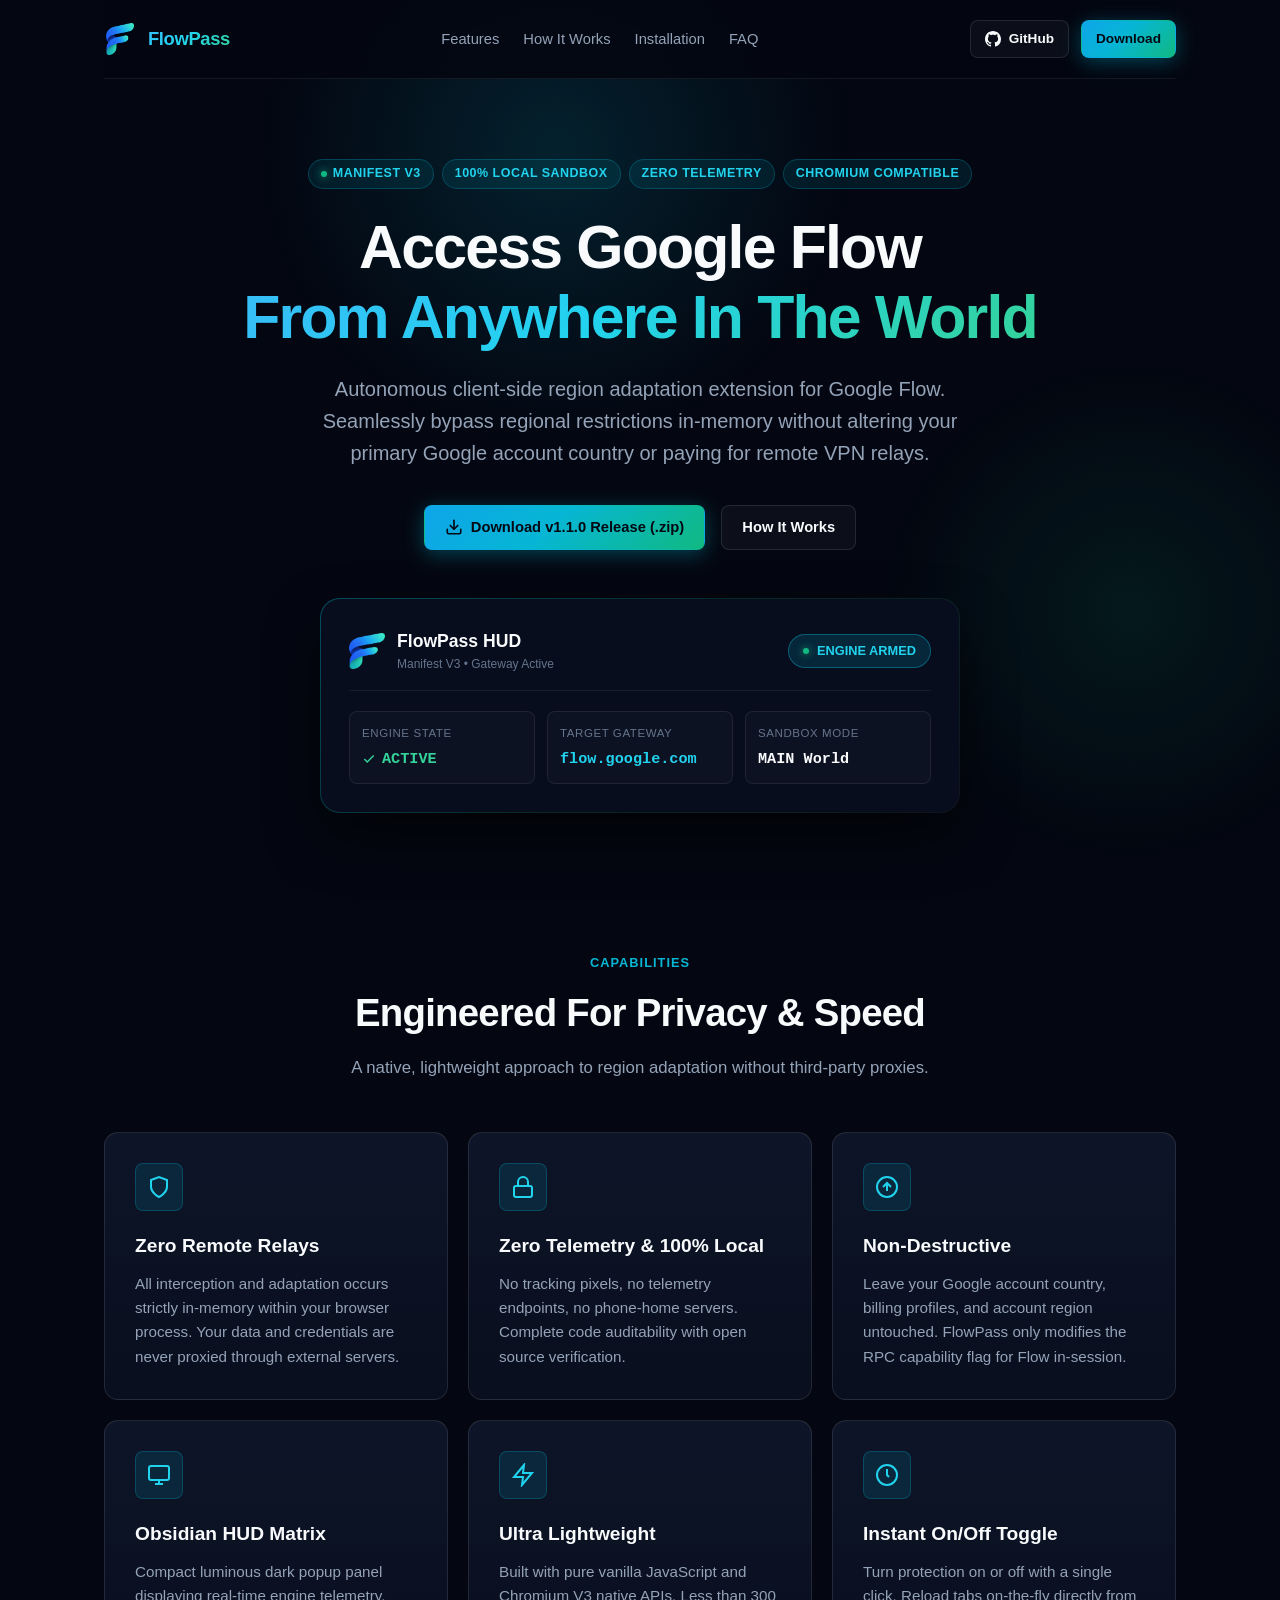
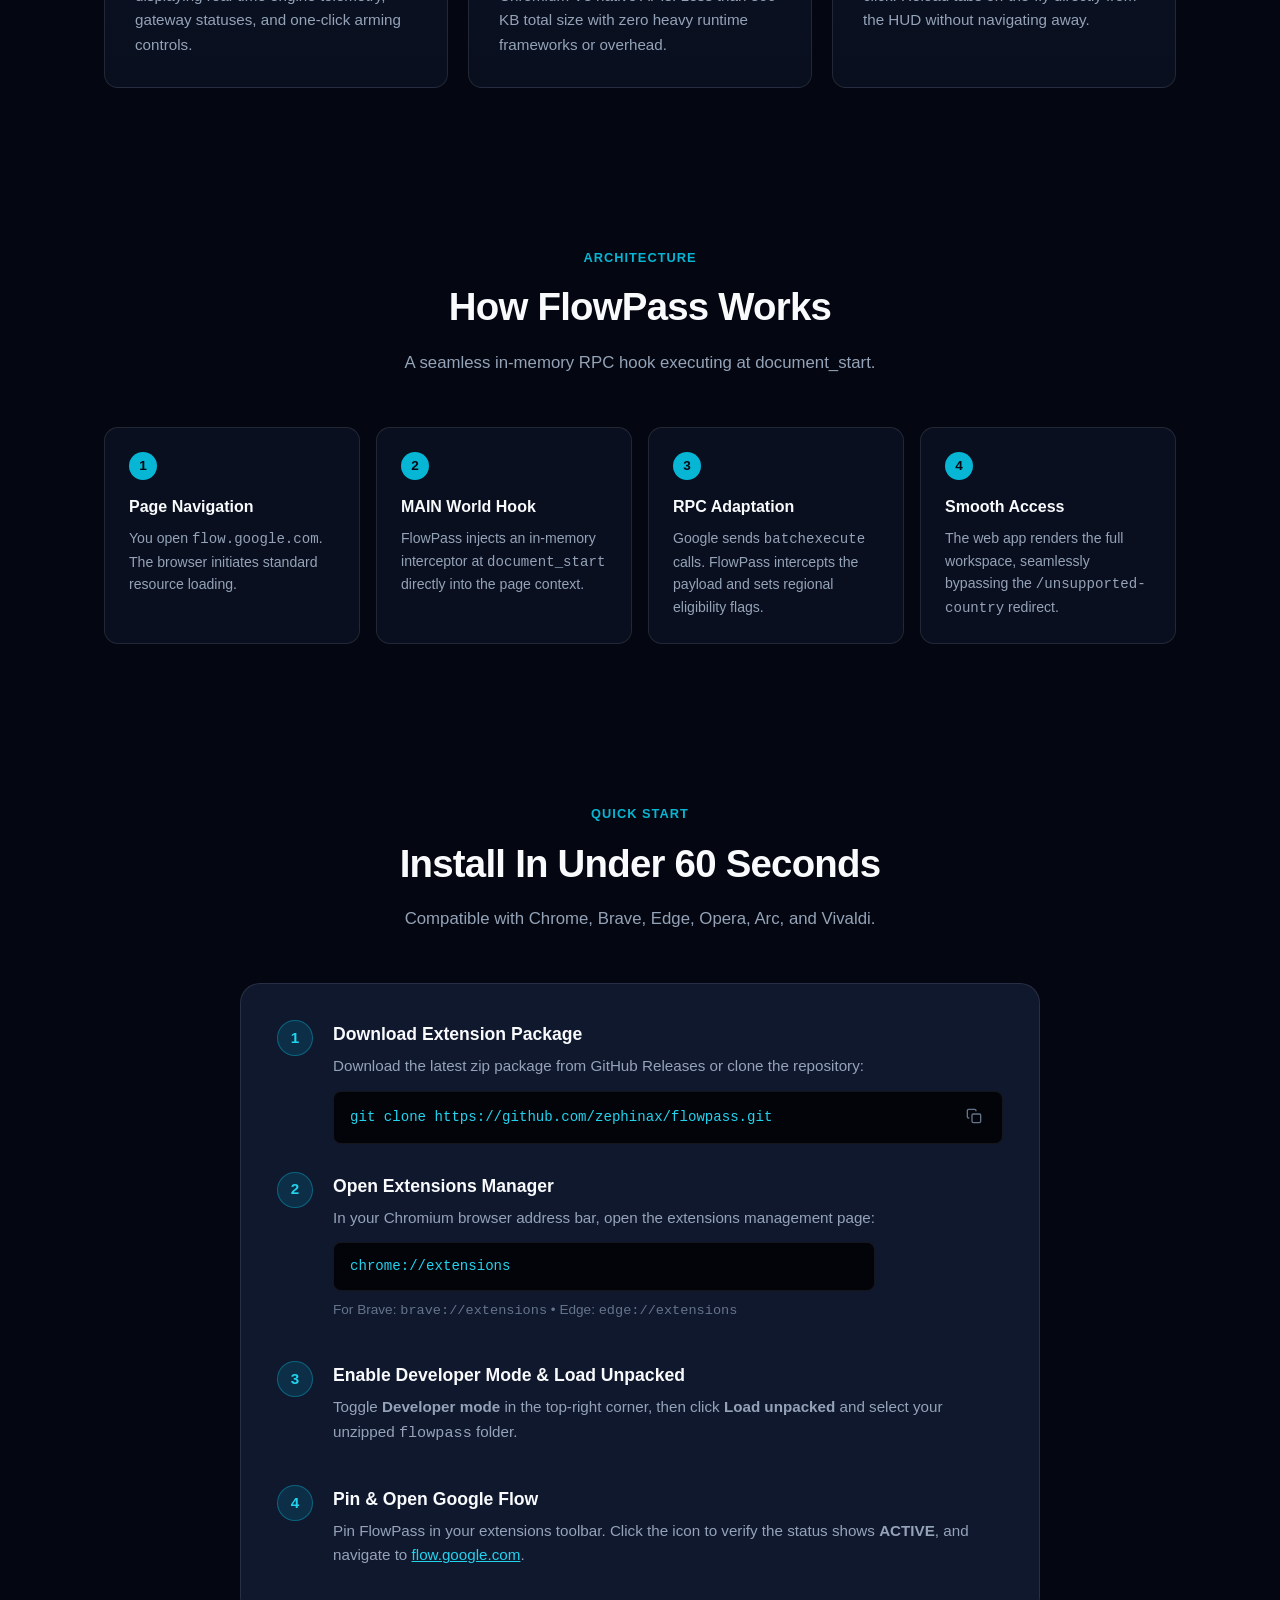
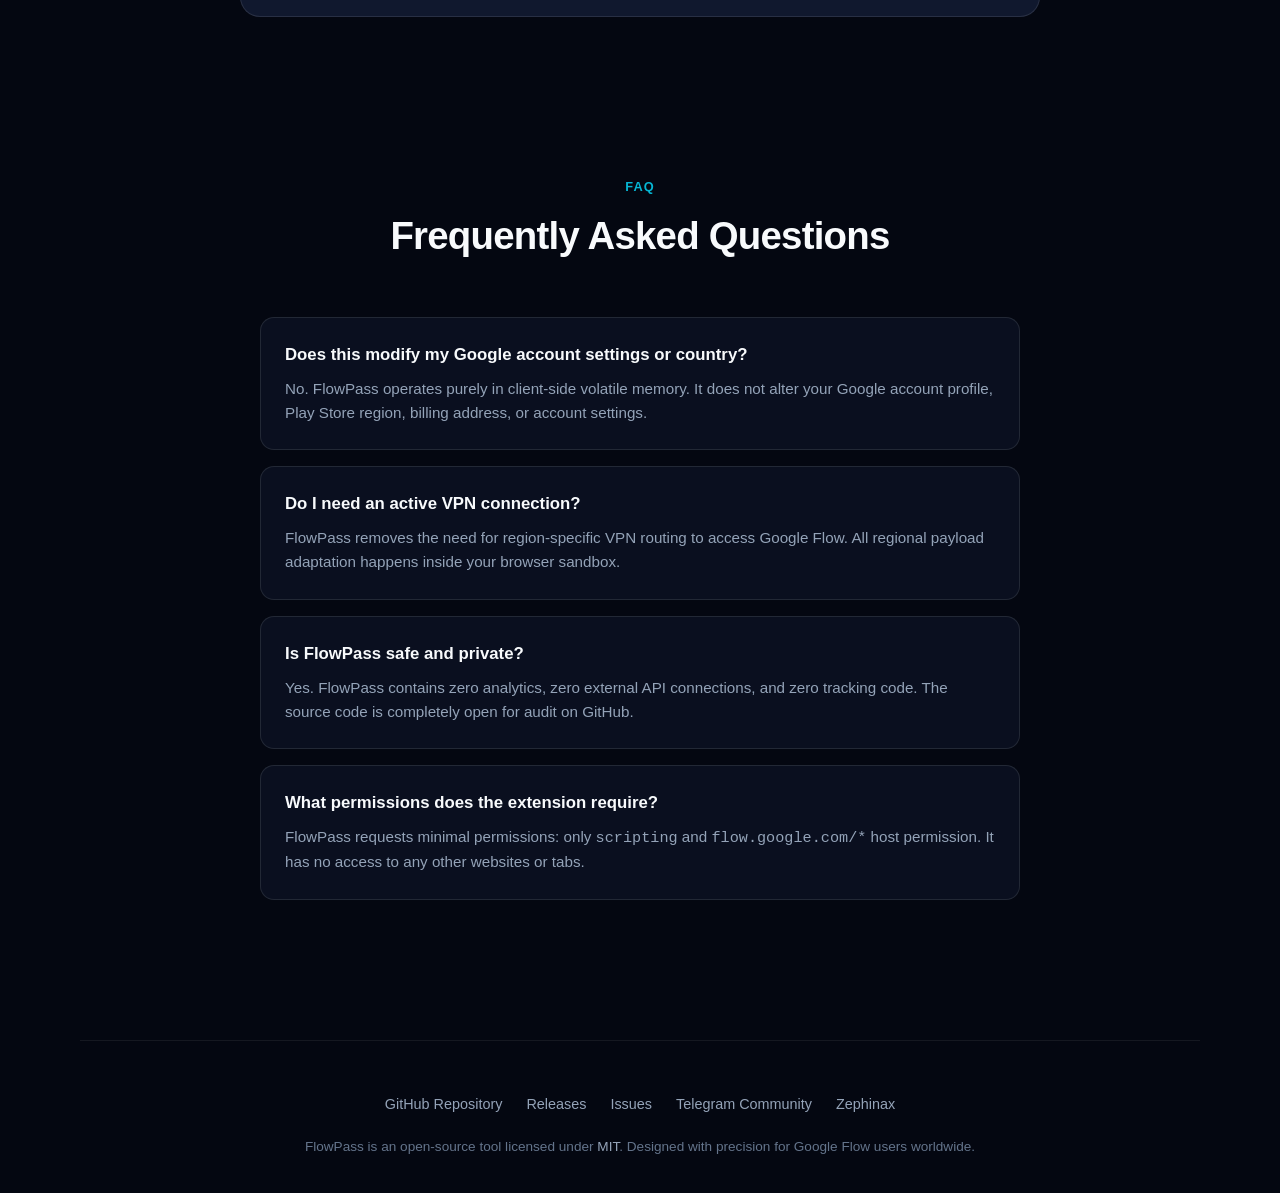
<file: index.html>
<!doctype html>
<html lang="en" dir="ltr">
<head>
  <meta charset="utf-8" />
  <meta name="viewport" content="width=device-width, initial-scale=1" />
  <meta name="color-scheme" content="dark" />
  <title>FlowPass — Autonomous Region Adaptation for Google Flow</title>
  <meta name="description" content="Seamlessly access Google Flow from anywhere without changing your account country, paying for VPNs, or proxying your traffic." />

  <!-- OpenGraph / Social -->
  <meta property="og:type" content="website" />
  <meta property="og:title" content="FlowPass — Autonomous Region Adaptation for Google Flow" />
  <meta property="og:description" content="Seamlessly access Google Flow from anywhere without changing your account region or using remote proxies." />
  <meta property="og:image" content="assets/icon.png" />
  <link rel="icon" type="image/png" sizes="32x32" href="assets/icon-32.png" />
  <link rel="icon" type="image/png" sizes="16x16" href="assets/icon-16.png" />

  <style>
    :root {
      --bg-page: #040711;
      --bg-surface: rgba(13, 19, 36, 0.75);
      --bg-surface-elevated: rgba(19, 28, 52, 0.85);
      --bg-surface-subtle: rgba(255, 255, 255, 0.035);
      --border-subtle: rgba(255, 255, 255, 0.07);
      --border-card: rgba(255, 255, 255, 0.1);
      --border-glow: rgba(6, 182, 212, 0.4);

      --text-main: #f8fafc;
      --text-muted: #94a3b8;
      --text-dim: #64748b;

      --cyan: #06b6d4;
      --cyan-bright: #22d3ee;
      --mint: #10b981;
      --mint-bright: #34d399;
      --indigo: #6366f1;

      --gradient-brand: linear-gradient(135deg, #0ea5e9 0%, #06b6d4 45%, #10b981 100%);
      --gradient-text: linear-gradient(135deg, #38bdf8 0%, #22d3ee 45%, #34d399 100%);
      --gradient-card: linear-gradient(180deg, rgba(20, 31, 56, 0.6) 0%, rgba(10, 16, 32, 0.85) 100%);

      --font-sans: -apple-system, BlinkMacSystemFont, "Segoe UI", Roboto, "Helvetica Neue", Arial, sans-serif;
      --font-mono: ui-monospace, SFMono-Regular, Menlo, Monaco, Consolas, "Liberation Mono", monospace;
      --radius-sm: 8px;
      --radius-md: 14px;
      --radius-lg: 20px;
      --radius-full: 9999px;
      --ease: cubic-bezier(0.16, 1, 0.3, 1);
    }

    *, *::before, *::after {
      box-sizing: border-box;
      margin: 0;
      padding: 0;
    }

    html {
      scroll-behavior: smooth;
      color-scheme: dark;
    }

    body {
      font-family: var(--font-sans);
      background-color: var(--bg-page);
      color: var(--text-main);
      line-height: 1.6;
      -webkit-font-smoothing: antialiased;
      overflow-x: hidden;
      position: relative;
    }

    /* Ambient background glows */
    body::before {
      content: "";
      position: fixed;
      top: -150px;
      left: 20%;
      width: 600px;
      height: 600px;
      background: radial-gradient(circle, rgba(6, 182, 212, 0.15) 0%, transparent 70%);
      pointer-events: none;
      z-index: 0;
    }

    body::after {
      content: "";
      position: fixed;
      top: 40%;
      right: -100px;
      width: 500px;
      height: 500px;
      background: radial-gradient(circle, rgba(16, 185, 129, 0.1) 0%, transparent 70%);
      pointer-events: none;
      z-index: 0;
    }

    .wrapper {
      position: relative;
      z-index: 1;
      max-width: 1120px;
      margin: 0 auto;
      padding: 0 24px;
    }

    /* Navigation */
    .nav {
      display: flex;
      align-items: center;
      justify-content: space-between;
      padding: 20px 0;
      border-bottom: 1px solid var(--border-subtle);
      backdrop-filter: blur(12px);
      -webkit-backdrop-filter: blur(12px);
      position: sticky;
      top: 0;
      background: rgba(4, 7, 17, 0.85);
      z-index: 50;
    }

    .nav-brand {
      display: flex;
      align-items: center;
      gap: 12px;
      text-decoration: none;
      color: inherit;
    }

    .nav-logo {
      width: 32px;
      height: 32px;
      object-fit: contain;
    }

    .nav-brand-text {
      font-size: 1.15rem;
      font-weight: 700;
      letter-spacing: -0.02em;
      background: var(--gradient-text);
      -webkit-background-clip: text;
      -webkit-text-fill-color: transparent;
    }

    .nav-links {
      display: flex;
      align-items: center;
      gap: 24px;
      list-style: none;
    }

    .nav-link {
      color: var(--text-muted);
      text-decoration: none;
      font-size: 0.92rem;
      font-weight: 500;
      transition: color 0.2s var(--ease);
    }

    .nav-link:hover {
      color: var(--text-main);
    }

    .btn {
      display: inline-flex;
      align-items: center;
      justify-content: center;
      gap: 8px;
      padding: 10px 20px;
      font-size: 0.92rem;
      font-weight: 600;
      border-radius: var(--radius-sm);
      text-decoration: none;
      cursor: pointer;
      transition: all 0.25s var(--ease);
      border: 1px solid transparent;
    }

    .btn-primary {
      background: var(--gradient-brand);
      color: #040813;
      box-shadow: 0 4px 20px rgba(6, 182, 212, 0.35);
    }

    .btn-primary:hover {
      transform: translateY(-2px);
      box-shadow: 0 6px 28px rgba(6, 182, 212, 0.55);
    }

    .btn-secondary {
      background: var(--bg-surface-subtle);
      color: var(--text-main);
      border-color: var(--border-card);
    }

    .btn-secondary:hover {
      background: rgba(255, 255, 255, 0.08);
      border-color: rgba(255, 255, 255, 0.2);
      transform: translateY(-2px);
    }

    .btn-sm {
      padding: 7px 14px;
      font-size: 0.85rem;
    }

    /* Hero Section */
    .hero {
      padding: 80px 0 60px;
      text-align: center;
    }

    .badge-row {
      display: flex;
      justify-content: center;
      flex-wrap: wrap;
      gap: 8px;
      margin-bottom: 24px;
    }

    .badge {
      display: inline-flex;
      align-items: center;
      gap: 6px;
      padding: 4px 12px;
      font-size: 0.78rem;
      font-weight: 600;
      letter-spacing: 0.04em;
      text-transform: uppercase;
      border-radius: var(--radius-full);
      background: rgba(6, 182, 212, 0.1);
      border: 1px solid rgba(6, 182, 212, 0.25);
      color: var(--cyan-bright);
    }

    .badge-dot {
      width: 6px;
      height: 6px;
      border-radius: 50%;
      background: var(--mint);
      box-shadow: 0 0 8px var(--mint);
      animation: pulse 2s infinite ease-in-out;
    }

    @keyframes pulse {
      0%, 100% { opacity: 0.6; transform: scale(1); }
      50% { opacity: 1; transform: scale(1.3); }
    }

    .hero-title {
      font-size: clamp(2.4rem, 5vw, 3.8rem);
      font-weight: 800;
      line-height: 1.15;
      letter-spacing: -0.03em;
      margin-bottom: 20px;
      max-width: 820px;
      margin-left: auto;
      margin-right: auto;
    }

    .hero-title-highlight {
      background: var(--gradient-text);
      -webkit-background-clip: text;
      -webkit-text-fill-color: transparent;
    }

    .hero-description {
      font-size: clamp(1.05rem, 2vw, 1.25rem);
      color: var(--text-muted);
      max-width: 680px;
      margin: 0 auto 36px;
      font-weight: 400;
    }

    .hero-actions {
      display: flex;
      align-items: center;
      justify-content: center;
      gap: 16px;
      flex-wrap: wrap;
      margin-bottom: 48px;
    }

    /* Live HUD Mockup Card */
    .hud-preview-wrapper {
      max-width: 640px;
      margin: 0 auto;
      padding: 1px;
      background: linear-gradient(135deg, rgba(6, 182, 212, 0.4), rgba(16, 185, 129, 0.2), rgba(255, 255, 255, 0.05));
      border-radius: var(--radius-lg);
      box-shadow: 0 24px 60px -10px rgba(0, 0, 0, 0.7);
    }

    .hud-preview {
      background: #080d1e;
      border-radius: calc(var(--radius-lg) - 1px);
      padding: 28px;
      text-align: left;
    }

    .hud-header {
      display: flex;
      align-items: center;
      justify-content: space-between;
      margin-bottom: 20px;
      padding-bottom: 16px;
      border-bottom: 1px solid var(--border-subtle);
    }

    .hud-title-group {
      display: flex;
      align-items: center;
      gap: 12px;
    }

    .hud-logo {
      width: 36px;
      height: 36px;
    }

    .hud-name {
      font-weight: 700;
      font-size: 1.1rem;
    }

    .hud-tag {
      font-size: 0.72rem;
      padding: 2px 8px;
      border-radius: 4px;
      background: rgba(16, 185, 129, 0.15);
      border: 1px solid rgba(16, 185, 129, 0.35);
      color: var(--mint-bright);
      font-weight: 700;
      letter-spacing: 0.05em;
    }

    .hud-toggle-pill {
      display: flex;
      align-items: center;
      gap: 8px;
      padding: 6px 14px;
      border-radius: var(--radius-full);
      background: rgba(6, 182, 212, 0.15);
      border: 1px solid rgba(6, 182, 212, 0.4);
      color: var(--cyan-bright);
      font-size: 0.8rem;
      font-weight: 600;
    }

    .hud-grid {
      display: grid;
      grid-template-columns: repeat(3, 1fr);
      gap: 12px;
    }

    .hud-cell {
      background: rgba(255, 255, 255, 0.025);
      border: 1px solid var(--border-subtle);
      border-radius: var(--radius-sm);
      padding: 12px;
    }

    .hud-cell-label {
      font-size: 0.72rem;
      color: var(--text-dim);
      text-transform: uppercase;
      letter-spacing: 0.05em;
      margin-bottom: 4px;
    }

    .hud-cell-val {
      font-size: 0.95rem;
      font-weight: 600;
      color: var(--text-main);
      font-family: var(--font-mono);
      display: flex;
      align-items: center;
      gap: 6px;
    }

    /* Section Styles */
    .section {
      padding: 80px 0;
    }

    .section-header {
      text-align: center;
      max-width: 640px;
      margin: 0 auto 50px;
    }

    .section-tag {
      font-size: 0.8rem;
      font-weight: 700;
      text-transform: uppercase;
      letter-spacing: 0.08em;
      color: var(--cyan);
      margin-bottom: 8px;
    }

    .section-title {
      font-size: clamp(1.8rem, 3.5vw, 2.4rem);
      font-weight: 800;
      letter-spacing: -0.02em;
      margin-bottom: 12px;
    }

    .section-subtitle {
      color: var(--text-muted);
      font-size: 1.05rem;
    }

    /* Feature Cards */
    .features-grid {
      display: grid;
      grid-template-columns: repeat(auto-fit, minmax(320px, 1fr));
      gap: 20px;
    }

    .feature-card {
      background: var(--gradient-card);
      border: 1px solid var(--border-card);
      border-radius: var(--radius-md);
      padding: 30px;
      position: relative;
      transition: all 0.3s var(--ease);
      overflow: hidden;
    }

    .feature-card:hover {
      transform: translateY(-4px);
      border-color: var(--border-glow);
      box-shadow: 0 16px 36px -8px rgba(6, 182, 212, 0.2);
    }

    .feature-icon-box {
      width: 48px;
      height: 48px;
      border-radius: var(--radius-sm);
      background: rgba(6, 182, 212, 0.12);
      border: 1px solid rgba(6, 182, 212, 0.25);
      display: flex;
      align-items: center;
      justify-content: center;
      margin-bottom: 20px;
      color: var(--cyan-bright);
    }

    .feature-title {
      font-size: 1.2rem;
      font-weight: 700;
      margin-bottom: 10px;
      color: var(--text-main);
    }

    .feature-desc {
      color: var(--text-muted);
      font-size: 0.95rem;
      line-height: 1.6;
    }

    /* Architecture / Flowchart */
    .flow-pipeline {
      display: grid;
      grid-template-columns: repeat(auto-fit, minmax(220px, 1fr));
      gap: 16px;
      margin-top: 30px;
      position: relative;
    }

    .flow-step {
      background: var(--bg-surface);
      border: 1px solid var(--border-card);
      border-radius: var(--radius-md);
      padding: 24px;
      position: relative;
    }

    .flow-step-num {
      width: 28px;
      height: 28px;
      border-radius: var(--radius-full);
      background: var(--cyan);
      color: #040813;
      font-weight: 700;
      font-size: 0.85rem;
      display: flex;
      align-items: center;
      justify-content: center;
      margin-bottom: 14px;
    }

    .flow-step-title {
      font-weight: 700;
      margin-bottom: 8px;
      font-size: 1rem;
    }

    .flow-step-text {
      font-size: 0.88rem;
      color: var(--text-muted);
    }

    /* Installation Steps */
    .install-box {
      background: var(--bg-surface-elevated);
      border: 1px solid var(--border-card);
      border-radius: var(--radius-lg);
      padding: 36px;
      max-width: 800px;
      margin: 0 auto;
    }

    .install-step {
      display: flex;
      gap: 20px;
      margin-bottom: 28px;
    }

    .install-step:last-child {
      margin-bottom: 0;
    }

    .step-marker {
      flex-shrink: 0;
      width: 36px;
      height: 36px;
      border-radius: var(--radius-full);
      background: rgba(6, 182, 212, 0.15);
      border: 1px solid rgba(6, 182, 212, 0.4);
      color: var(--cyan-bright);
      display: flex;
      align-items: center;
      justify-content: center;
      font-weight: 700;
      font-size: 0.95rem;
    }

    .step-content h3 {
      font-size: 1.1rem;
      font-weight: 700;
      margin-bottom: 6px;
    }

    .step-content p {
      color: var(--text-muted);
      font-size: 0.95rem;
      margin-bottom: 12px;
    }

    .code-block {
      background: #02040a;
      border: 1px solid var(--border-subtle);
      border-radius: var(--radius-sm);
      padding: 12px 16px;
      font-family: var(--font-mono);
      font-size: 0.88rem;
      color: var(--cyan-bright);
      display: flex;
      align-items: center;
      justify-content: space-between;
      overflow-x: auto;
    }

    .copy-btn {
      background: none;
      border: none;
      color: var(--text-dim);
      cursor: pointer;
      padding: 4px;
      transition: color 0.2s;
    }

    .copy-btn:hover {
      color: var(--text-main);
    }

    /* FAQ */
    .faq-grid {
      max-width: 760px;
      margin: 0 auto;
      display: flex;
      flex-direction: column;
      gap: 16px;
    }

    .faq-item {
      background: var(--bg-surface);
      border: 1px solid var(--border-card);
      border-radius: var(--radius-md);
      padding: 24px;
    }

    .faq-q {
      font-weight: 700;
      font-size: 1.05rem;
      margin-bottom: 8px;
      color: var(--text-main);
    }

    .faq-a {
      color: var(--text-muted);
      font-size: 0.95rem;
      line-height: 1.6;
    }

    /* Footer */
    .footer {
      border-top: 1px solid var(--border-subtle);
      padding: 50px 0 40px;
      text-align: center;
      margin-top: 60px;
    }

    .footer-links {
      display: flex;
      justify-content: center;
      gap: 24px;
      list-style: none;
      margin-bottom: 20px;
      flex-wrap: wrap;
    }

    .footer-link {
      color: var(--text-muted);
      text-decoration: none;
      font-size: 0.9rem;
      transition: color 0.2s;
    }

    .footer-link:hover {
      color: var(--cyan-bright);
    }

    .footer-credit {
      color: var(--text-dim);
      font-size: 0.85rem;
    }

    .footer-credit a {
      color: var(--text-muted);
      text-decoration: none;
    }

    .footer-credit a:hover {
      color: var(--text-main);
    }

    @media (max-width: 768px) {
      .nav-links {
        display: none;
      }
      .hud-grid {
        grid-template-columns: 1fr;
      }
      .install-step {
        flex-direction: column;
        gap: 12px;
      }
    }
  </style>
</head>
<body>

  <!-- Navigation -->
  <header class="wrapper">
    <nav class="nav">
      <a href="#" class="nav-brand">
        <img src="assets/icon.png" alt="FlowPass Logo" class="nav-logo" />
        <span class="nav-brand-text">FlowPass</span>
      </a>
      <ul class="nav-links">
        <li><a href="#features" class="nav-link">Features</a></li>
        <li><a href="#how-it-works" class="nav-link">How It Works</a></li>
        <li><a href="#installation" class="nav-link">Installation</a></li>
        <li><a href="#faq" class="nav-link">FAQ</a></li>
      </ul>
      <div style="display: flex; gap: 12px; align-items: center;">
        <a href="https://github.com/zephinax/flowpass" target="_blank" rel="noopener" class="btn btn-secondary btn-sm">
          <svg width="16" height="16" viewBox="0 0 24 24" fill="currentColor"><path d="M12 0C5.37 0 0 5.37 0 12c0 5.31 3.435 9.795 8.205 11.385.6.105.825-.255.825-.57 0-.285-.015-1.23-.015-2.235-3.015.555-3.795-.735-4.035-1.41-.135-.345-.72-1.41-1.23-1.695-.42-.225-1.02-.78-.015-.795.945-.015 1.62.87 1.845 1.23 1.08 1.815 2.805 1.305 3.495.99.105-.78.42-1.305.765-1.605-2.67-.3-5.46-1.335-5.46-5.925 0-1.305.465-2.385 1.23-3.225-.12-.3-.54-1.53.12-3.18 0 0 1.005-.315 3.3 1.23.96-.27 1.98-.405 3-.405s2.04.135 3 .405c2.295-1.56 3.3-1.23 3.3-1.23.66 1.65.24 2.88.12 3.18.765.84 1.23 1.905 1.23 3.225 0 4.605-2.805 5.625-5.475 5.925.435.375.81 1.095.81 2.22 0 1.605-.015 2.895-.015 3.3 0 .315.225.69.825.57A12.02 12.02 0 0024 12c0-6.63-5.37-12-12-12z"/></svg>
          GitHub
        </a>
        <a href="https://github.com/zephinax/flowpass/releases/latest" class="btn btn-primary btn-sm">
          Download
        </a>
      </div>
    </nav>
  </header>

  <!-- Main Content -->
  <main class="wrapper">
    <!-- Hero -->
    <section class="hero">
      <div class="badge-row">
        <div class="badge">
          <span class="badge-dot"></span>
          Manifest V3
        </div>
        <div class="badge">100% Local Sandbox</div>
        <div class="badge">Zero Telemetry</div>
        <div class="badge">Chromium Compatible</div>
      </div>

      <h1 class="hero-title">
        Access Google Flow <br />
        <span class="hero-title-highlight">From Anywhere In The World</span>
      </h1>

      <p class="hero-description">
        Autonomous client-side region adaptation extension for Google Flow. Seamlessly bypass regional restrictions in-memory without altering your primary Google account country or paying for remote VPN relays.
      </p>

      <div class="hero-actions">
        <a href="https://github.com/zephinax/flowpass/releases/latest" class="btn btn-primary">
          <svg width="18" height="18" viewBox="0 0 24 24" fill="none" stroke="currentColor" stroke-width="2.2" stroke-linecap="round" stroke-linejoin="round"><path d="M21 15v4a2 2 0 0 1-2 2H5a2 2 0 0 1-2-2v-4"/><polyline points="7 10 12 15 17 10"/><line x1="12" y1="15" x2="12" y2="3"/></svg>
          Download v1.1.0 Release (.zip)
        </a>
        <a href="#how-it-works" class="btn btn-secondary">
          How It Works
        </a>
      </div>

      <!-- Live Extension HUD Card Preview -->
      <div class="hud-preview-wrapper">
        <div class="hud-preview">
          <div class="hud-header">
            <div class="hud-title-group">
              <img src="assets/icon.png" alt="FlowPass Logo" class="hud-logo" />
              <div>
                <div class="hud-name">FlowPass HUD</div>
                <div style="font-size: 0.75rem; color: var(--text-dim);">Manifest V3 • Gateway Active</div>
              </div>
            </div>
            <div class="hud-toggle-pill">
              <span class="badge-dot"></span>
              ENGINE ARMED
            </div>
          </div>

          <div class="hud-grid">
            <div class="hud-cell">
              <div class="hud-cell-label">Engine State</div>
              <div class="hud-cell-val" style="color: var(--mint-bright);">
                <svg width="14" height="14" viewBox="0 0 24 24" fill="none" stroke="currentColor" stroke-width="2.5"><path d="M20 6L9 17l-5-5"/></svg>
                ACTIVE
              </div>
            </div>
            <div class="hud-cell">
              <div class="hud-cell-label">Target Gateway</div>
              <div class="hud-cell-val" style="color: var(--cyan-bright);">flow.google.com</div>
            </div>
            <div class="hud-cell">
              <div class="hud-cell-label">Sandbox Mode</div>
              <div class="hud-cell-val">MAIN World</div>
            </div>
          </div>
        </div>
      </div>
    </section>

    <!-- Features -->
    <section id="features" class="section">
      <div class="section-header">
        <div class="section-tag">Capabilities</div>
        <h2 class="section-title">Engineered For Privacy & Speed</h2>
        <p class="section-subtitle">A native, lightweight approach to region adaptation without third-party proxies.</p>
      </div>

      <div class="features-grid">
        <div class="feature-card">
          <div class="feature-icon-box">
            <svg width="24" height="24" viewBox="0 0 24 24" fill="none" stroke="currentColor" stroke-width="2"><path d="M12 22s8-4 8-10V5l-8-3-8 3v7c0 6 8 10 8 10z"/></svg>
          </div>
          <h3 class="feature-title">Zero Remote Relays</h3>
          <p class="feature-desc">All interception and adaptation occurs strictly in-memory within your browser process. Your data and credentials are never proxied through external servers.</p>
        </div>

        <div class="feature-card">
          <div class="feature-icon-box">
            <svg width="24" height="24" viewBox="0 0 24 24" fill="none" stroke="currentColor" stroke-width="2"><rect x="3" y="11" width="18" height="11" rx="2" ry="2"/><path d="M7 11V7a5 5 0 0 1 10 0v4"/></svg>
          </div>
          <h3 class="feature-title">Zero Telemetry & 100% Local</h3>
          <p class="feature-desc">No tracking pixels, no telemetry endpoints, no phone-home servers. Complete code auditability with open source verification.</p>
        </div>

        <div class="feature-card">
          <div class="feature-icon-box">
            <svg width="24" height="24" viewBox="0 0 24 24" fill="none" stroke="currentColor" stroke-width="2"><circle cx="12" cy="12" r="10"/><path d="M16 12l-4-4-4 4M12 16V8"/></svg>
          </div>
          <h3 class="feature-title">Non-Destructive</h3>
          <p class="feature-desc">Leave your Google account country, billing profiles, and account region untouched. FlowPass only modifies the RPC capability flag for Flow in-session.</p>
        </div>

        <div class="feature-card">
          <div class="feature-icon-box">
            <svg width="24" height="24" viewBox="0 0 24 24" fill="none" stroke="currentColor" stroke-width="2"><rect x="2" y="3" width="20" height="14" rx="2" ry="2"/><line x1="8" y1="21" x2="16" y2="21"/><line x1="12" y1="17" x2="12" y2="21"/></svg>
          </div>
          <h3 class="feature-title">Obsidian HUD Matrix</h3>
          <p class="feature-desc">Compact luminous dark popup panel displaying real-time engine telemetry, gateway statuses, and one-click arming controls.</p>
        </div>

        <div class="feature-card">
          <div class="feature-icon-box">
            <svg width="24" height="24" viewBox="0 0 24 24" fill="none" stroke="currentColor" stroke-width="2"><polygon points="13 2 3 14 12 14 11 22 21 10 12 10 13 2"/></svg>
          </div>
          <h3 class="feature-title">Ultra Lightweight</h3>
          <p class="feature-desc">Built with pure vanilla JavaScript and Chromium V3 native APIs. Less than 300 KB total size with zero heavy runtime frameworks or overhead.</p>
        </div>

        <div class="feature-card">
          <div class="feature-icon-box">
            <svg width="24" height="24" viewBox="0 0 24 24" fill="none" stroke="currentColor" stroke-width="2"><circle cx="12" cy="12" r="10"/><polyline points="12 6 12 12 14 14"/></svg>
          </div>
          <h3 class="feature-title">Instant On/Off Toggle</h3>
          <p class="feature-desc">Turn protection on or off with a single click. Reload tabs on-the-fly directly from the HUD without navigating away.</p>
        </div>
      </div>
    </section>

    <!-- How It Works -->
    <section id="how-it-works" class="section">
      <div class="section-header">
        <div class="section-tag">Architecture</div>
        <h2 class="section-title">How FlowPass Works</h2>
        <p class="section-subtitle">A seamless in-memory RPC hook executing at document_start.</p>
      </div>

      <div class="flow-pipeline">
        <div class="flow-step">
          <div class="flow-step-num">1</div>
          <h3 class="flow-step-title">Page Navigation</h3>
          <p class="flow-step-text">You open <code>flow.google.com</code>. The browser initiates standard resource loading.</p>
        </div>

        <div class="flow-step">
          <div class="flow-step-num">2</div>
          <h3 class="flow-step-title">MAIN World Hook</h3>
          <p class="flow-step-text">FlowPass injects an in-memory interceptor at <code>document_start</code> directly into the page context.</p>
        </div>

        <div class="flow-step">
          <div class="flow-step-num">3</div>
          <h3 class="flow-step-title">RPC Adaptation</h3>
          <p class="flow-step-text">Google sends <code>batchexecute</code> calls. FlowPass intercepts the payload and sets regional eligibility flags.</p>
        </div>

        <div class="flow-step">
          <div class="flow-step-num">4</div>
          <h3 class="flow-step-title">Smooth Access</h3>
          <p class="flow-step-text">The web app renders the full workspace, seamlessly bypassing the <code>/unsupported-country</code> redirect.</p>
        </div>
      </div>
    </section>

    <!-- Installation -->
    <section id="installation" class="section">
      <div class="section-header">
        <div class="section-tag">Quick Start</div>
        <h2 class="section-title">Install In Under 60 Seconds</h2>
        <p class="section-subtitle">Compatible with Chrome, Brave, Edge, Opera, Arc, and Vivaldi.</p>
      </div>

      <div class="install-box">
        <div class="install-step">
          <div class="step-marker">1</div>
          <div class="step-content" style="flex: 1;">
            <h3>Download Extension Package</h3>
            <p>Download the latest zip package from GitHub Releases or clone the repository:</p>
            <div class="code-block">
              <span>git clone https://github.com/zephinax/flowpass.git</span>
              <button class="copy-btn" title="Copy command" onclick="navigator.clipboard.writeText('git clone https://github.com/zephinax/flowpass.git')">
                <svg width="16" height="16" viewBox="0 0 24 24" fill="none" stroke="currentColor" stroke-width="2"><rect x="9" y="9" width="13" height="13" rx="2" ry="2"/><path d="M5 15H4a2 2 0 0 1-2-2V4a2 2 0 0 1 2-2h9a2 2 0 0 1 2 2v1"/></svg>
              </button>
            </div>
          </div>
        </div>

        <div class="install-step">
          <div class="step-marker">2</div>
          <div class="step-content">
            <h3>Open Extensions Manager</h3>
            <p>In your Chromium browser address bar, open the extensions management page:</p>
            <div class="code-block" style="margin-bottom: 8px;">
              <span>chrome://extensions</span>
            </div>
            <p style="font-size: 0.85rem; color: var(--text-dim);">For Brave: <code>brave://extensions</code> • Edge: <code>edge://extensions</code></p>
          </div>
        </div>

        <div class="install-step">
          <div class="step-marker">3</div>
          <div class="step-content">
            <h3>Enable Developer Mode & Load Unpacked</h3>
            <p>Toggle <strong>Developer mode</strong> in the top-right corner, then click <strong>Load unpacked</strong> and select your unzipped <code>flowpass</code> folder.</p>
          </div>
        </div>

        <div class="install-step">
          <div class="step-marker">4</div>
          <div class="step-content">
            <h3>Pin & Open Google Flow</h3>
            <p>Pin FlowPass in your extensions toolbar. Click the icon to verify the status shows <strong>ACTIVE</strong>, and navigate to <a href="https://flow.google.com" target="_blank" rel="noopener" style="color: var(--cyan-bright); text-decoration: underline;">flow.google.com</a>.</p>
          </div>
        </div>
      </div>
    </section>

    <!-- FAQ -->
    <section id="faq" class="section">
      <div class="section-header">
        <div class="section-tag">FAQ</div>
        <h2 class="section-title">Frequently Asked Questions</h2>
      </div>

      <div class="faq-grid">
        <div class="faq-item">
          <div class="faq-q">Does this modify my Google account settings or country?</div>
          <div class="faq-a">No. FlowPass operates purely in client-side volatile memory. It does not alter your Google account profile, Play Store region, billing address, or account settings.</div>
        </div>

        <div class="faq-item">
          <div class="faq-q">Do I need an active VPN connection?</div>
          <div class="faq-a">FlowPass removes the need for region-specific VPN routing to access Google Flow. All regional payload adaptation happens inside your browser sandbox.</div>
        </div>

        <div class="faq-item">
          <div class="faq-q">Is FlowPass safe and private?</div>
          <div class="faq-a">Yes. FlowPass contains zero analytics, zero external API connections, and zero tracking code. The source code is completely open for audit on GitHub.</div>
        </div>

        <div class="faq-item">
          <div class="faq-q">What permissions does the extension require?</div>
          <div class="faq-a">FlowPass requests minimal permissions: only <code>scripting</code> and <code>flow.google.com/*</code> host permission. It has no access to any other websites or tabs.</div>
        </div>
      </div>
    </section>
  </main>

  <!-- Footer -->
  <footer class="footer wrapper">
    <ul class="footer-links">
      <li><a href="https://github.com/zephinax/flowpass" class="footer-link">GitHub Repository</a></li>
      <li><a href="https://github.com/zephinax/flowpass/releases" class="footer-link">Releases</a></li>
      <li><a href="https://github.com/zephinax/flowpass/issues" class="footer-link">Issues</a></li>
      <li><a href="https://t.me/FlowPass" class="footer-link" target="_blank" rel="noopener">Telegram Community</a></li>
      <li><a href="https://zephinax.com" class="footer-link" target="_blank" rel="noopener">Zephinax</a></li>
    </ul>
    <p class="footer-credit">
      FlowPass is an open-source tool licensed under <a href="https://github.com/zephinax/flowpass/blob/main/LICENSE">MIT</a>.
      Designed with precision for Google Flow users worldwide.
    </p>
  </footer>

</body>
</html>
</file>
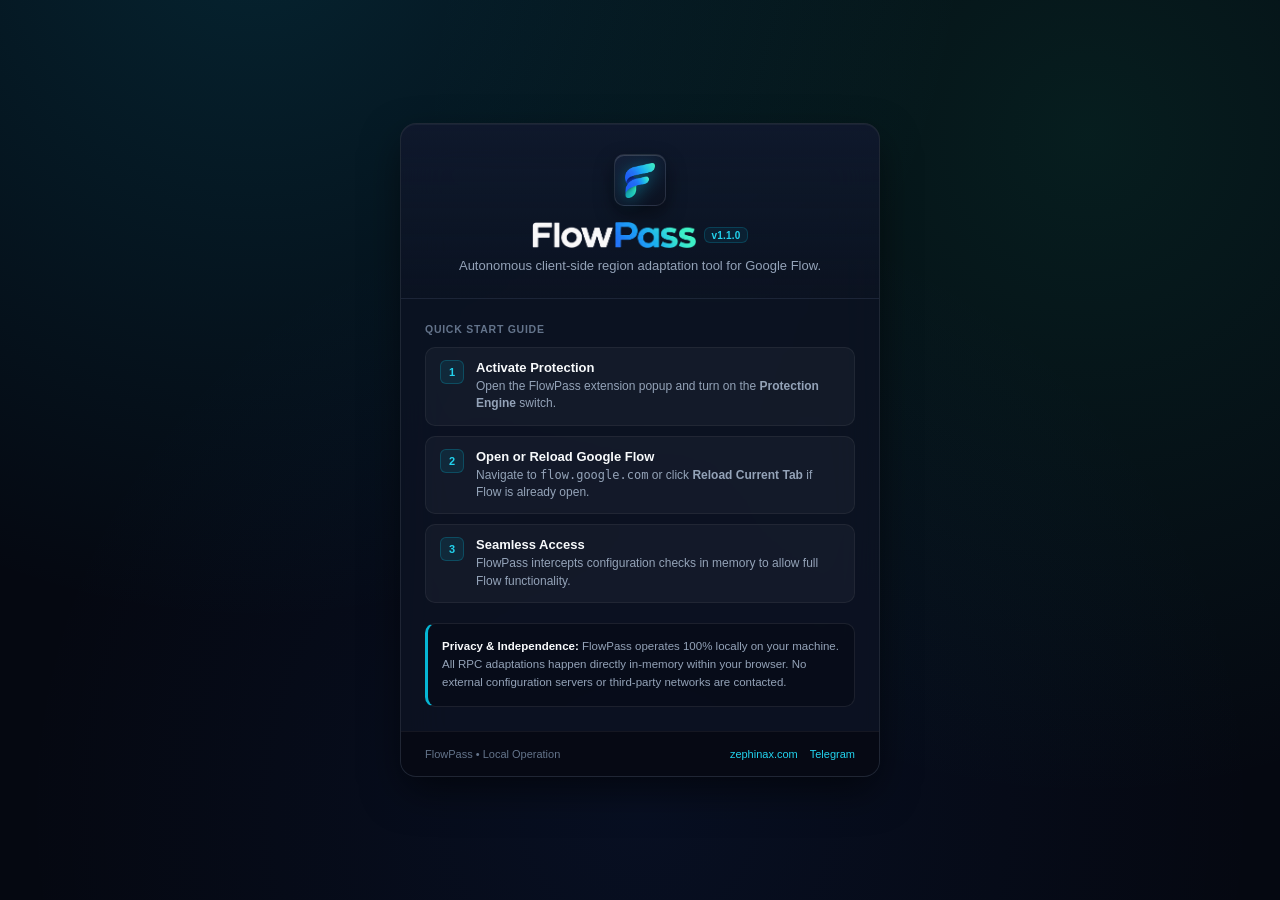
<file: info.html>
<!doctype html>
<html lang="en" dir="ltr">
<head>
<meta charset="utf-8">
<meta name="viewport" content="width=device-width,initial-scale=1">
<meta name="color-scheme" content="dark">
<title>FlowPass — Documentation & Guide</title>
<style>
  :root {
    --bg-page: #050811;
    --surface-card: rgba(13, 19, 35, 0.82);
    --surface-elevated: rgba(20, 31, 56, 0.82);
    --surface-subtle: rgba(255, 255, 255, 0.035);
    --border-subtle: rgba(255, 255, 255, 0.06);
    --border-card: rgba(255, 255, 255, 0.085);
    --border-focus: rgba(6, 182, 212, 0.45);
    --text-primary: #f8fafc;
    --text-secondary: #94a3b8;
    --text-muted: #64748b;
    
    --brand-cyan: #06b6d4;
    --brand-cyan-light: #22d3ee;
    --brand-mint: #10b981;
    --brand-mint-light: #34d399;
    --gradient-brand: linear-gradient(135deg, #0ea5e9 0%, #06b6d4 42%, #10b981 100%);
    --gradient-text: linear-gradient(135deg, #38bdf8 0%, #22d3ee 45%, #34d399 100%);
    
    --font-sans: -apple-system, BlinkMacSystemFont, "Segoe UI", Roboto, "Helvetica Neue", Arial, sans-serif;
    --radius-lg: 16px;
    --radius-md: 10px;
    --radius-sm: 6px;
    --ease: cubic-bezier(0.16, 1, 0.3, 1);
  }

  *, *::before, *::after {
    box-sizing: border-box;
  }

  html {
    color-scheme: dark;
  }

  body {
    margin: 0;
    min-height: 100vh;
    display: flex;
    align-items: center;
    justify-content: center;
    background: radial-gradient(circle at 20% -10%, rgba(6, 182, 212, 0.16), transparent 50%),
                radial-gradient(circle at 85% 15%, rgba(16, 185, 129, 0.12), transparent 50%),
                radial-gradient(circle at 50% 90%, rgba(37, 99, 235, 0.08), transparent 60%),
                var(--bg-page);
    color: var(--text-primary);
    font-family: var(--font-sans);
    -webkit-font-smoothing: antialiased;
    padding: 32px 16px;
  }

  .container {
    width: 100%;
    max-width: 480px;
    background: var(--surface-card);
    border: 1px solid var(--border-card);
    border-radius: var(--radius-lg);
    box-shadow: 0 16px 40px -4px rgba(0, 0, 0, 0.55), inset 0 1px 0 rgba(255, 255, 255, 0.08);
    backdrop-filter: blur(24px);
    -webkit-backdrop-filter: blur(24px);
    overflow: hidden;
  }

  .header {
    padding: 30px 24px 22px;
    text-align: center;
    border-bottom: 1px solid var(--border-subtle);
    background: linear-gradient(180deg, rgba(20, 31, 56, 0.45) 0%, transparent 100%);
  }

  .logo-box {
    width: 52px;
    height: 52px;
    margin: 0 auto 16px;
    border-radius: var(--radius-md);
    background: linear-gradient(145deg, rgba(22, 33, 58, 0.95), rgba(11, 17, 32, 0.95));
    border: 1px solid rgba(255, 255, 255, 0.1);
    display: flex;
    align-items: center;
    justify-content: center;
    box-shadow: 0 8px 20px rgba(0, 0, 0, 0.45), inset 0 1px 0 rgba(255, 255, 255, 0.15);
  }

  .logo-icon {
    width: 30px;
    height: auto;
    filter: drop-shadow(0 2px 8px rgba(6, 182, 212, 0.45));
  }

  .title-row {
    display: flex;
    align-items: center;
    justify-content: center;
    gap: 8px;
    margin-bottom: 8px;
  }

  .version-tag {
    font-size: 10px;
    font-weight: 700;
    color: var(--brand-cyan-light);
    background: rgba(6, 182, 212, 0.08);
    border: 1px solid rgba(6, 182, 212, 0.22);
    padding: 1.5px 6.5px;
    border-radius: var(--radius-sm);
    letter-spacing: 0.02em;
  }

  .subtitle {
    margin: 0;
    font-size: 13px;
    color: var(--text-secondary);
    line-height: 1.5;
  }

  .content {
    padding: 24px;
    display: flex;
    flex-direction: column;
    gap: 20px;
  }

  .section-title {
    font-size: 10.5px;
    font-weight: 700;
    letter-spacing: 0.07em;
    text-transform: uppercase;
    color: var(--text-muted);
    margin: 0 0 12px;
  }

  .steps-list {
    display: flex;
    flex-direction: column;
    gap: 10px;
  }

  .step-card {
    display: flex;
    align-items: flex-start;
    gap: 12px;
    padding: 12px 14px;
    border-radius: var(--radius-md);
    background: var(--surface-subtle);
    border: 1px solid var(--border-subtle);
    transition: all 160ms var(--ease);
  }

  .step-card:hover {
    border-color: rgba(255, 255, 255, 0.12);
    background: rgba(255, 255, 255, 0.05);
  }

  .step-num {
    width: 24px;
    height: 24px;
    border-radius: var(--radius-sm);
    background: rgba(6, 182, 212, 0.1);
    border: 1px solid rgba(6, 182, 212, 0.25);
    color: var(--brand-cyan-light);
    font-size: 11px;
    font-weight: 700;
    display: flex;
    align-items: center;
    justify-content: center;
    flex-shrink: 0;
  }

  .step-text h3 {
    margin: 0 0 3px;
    font-size: 13px;
    font-weight: 600;
    color: var(--text-primary);
  }

  .step-text p {
    margin: 0;
    font-size: 12px;
    color: var(--text-secondary);
    line-height: 1.45;
  }

  .info-box {
    padding: 14px;
    border-radius: var(--radius-md);
    background: rgba(7, 12, 24, 0.65);
    border: 1px solid var(--border-card);
    border-left: 3px solid var(--brand-cyan);
  }

  .info-box p {
    margin: 0;
    font-size: 11.5px;
    line-height: 1.55;
    color: var(--text-secondary);
  }

  .info-box strong {
    color: var(--text-primary);
  }

  .footer {
    padding: 16px 24px;
    border-top: 1px solid var(--border-subtle);
    display: flex;
    align-items: center;
    justify-content: space-between;
    font-size: 11px;
    color: var(--text-muted);
    background: rgba(5, 8, 17, 0.7);
  }

  .footer-links {
    display: flex;
    align-items: center;
    gap: 12px;
  }

  .footer a {
    color: var(--brand-cyan-light);
    text-decoration: none;
    transition: color 150ms;
  }

  .footer a:hover {
    text-decoration: underline;
    color: #67e8f9;
  }
</style>
</head>
<body>
<main class="container">
  <header class="header">
    <div class="logo-box">
      <img class="logo-icon" src="assets/icon.png" alt="FlowPass" width="30" height="34">
    </div>
    <div class="title-row">
      <img src="assets/logo-type.png" alt="FlowPass" height="26">
      <span class="version-tag">v1.1.0</span>
    </div>
    <p class="subtitle">Autonomous client-side region adaptation tool for Google Flow.</p>
  </header>

  <div class="content">
    <div>
      <div class="section-title">QUICK START GUIDE</div>
      <div class="steps-list">
        <div class="step-card">
          <div class="step-num">1</div>
          <div class="step-text">
            <h3>Activate Protection</h3>
            <p>Open the FlowPass extension popup and turn on the <strong>Protection Engine</strong> switch.</p>
          </div>
        </div>
        <div class="step-card">
          <div class="step-num">2</div>
          <div class="step-text">
            <h3>Open or Reload Google Flow</h3>
            <p>Navigate to <code>flow.google.com</code> or click <strong>Reload Current Tab</strong> if Flow is already open.</p>
          </div>
        </div>
        <div class="step-card">
          <div class="step-num">3</div>
          <div class="step-text">
            <h3>Seamless Access</h3>
            <p>FlowPass intercepts configuration checks in memory to allow full Flow functionality.</p>
          </div>
        </div>
      </div>
    </div>

    <div class="info-box">
      <p><strong>Privacy & Independence:</strong> FlowPass operates 100% locally on your machine. All RPC adaptations happen directly in-memory within your browser. No external configuration servers or third-party networks are contacted.</p>
    </div>
  </div>

  <footer class="footer">
    <span>FlowPass &bull; Local Operation</span>
    <div class="footer-links">
      <a href="https://zephinax.com" target="_blank" rel="noopener noreferrer">zephinax.com</a>
      <a href="https://t.me/FlowPass" target="_blank" rel="noopener noreferrer">Telegram</a>
    </div>
  </footer>
</main>
</body>
</html>
</file>
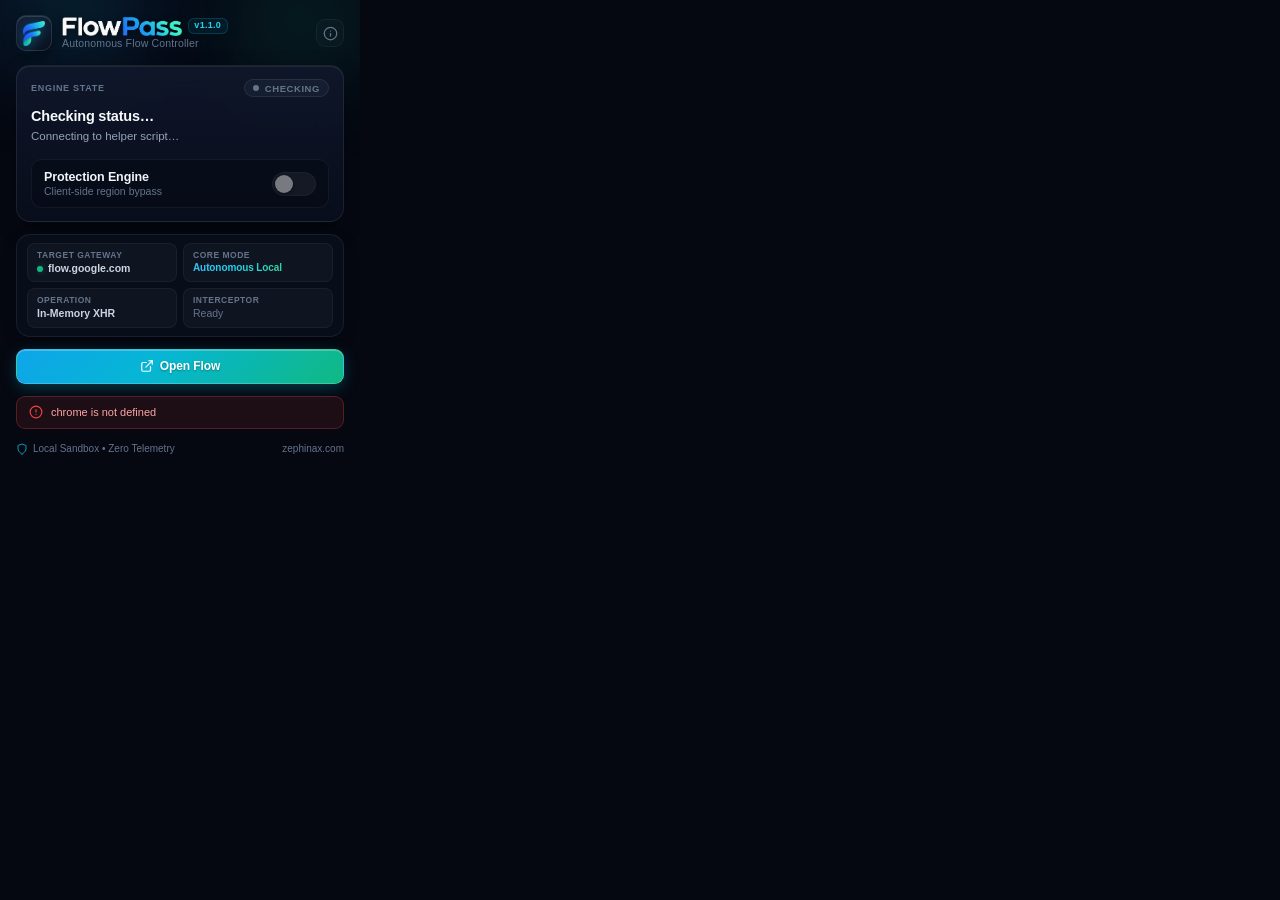
<file: panel.html>
<!doctype html>
<html lang="en" dir="ltr">
<head>
<meta charset="utf-8">
<meta name="viewport" content="width=device-width,initial-scale=1">
<meta name="color-scheme" content="dark">
<meta http-equiv="Content-Security-Policy" content="default-src 'self'; base-uri 'none'; object-src 'none'; script-src 'self'; style-src 'self'; img-src 'self'; connect-src 'none';">
<title>FlowPass</title>
<link rel="stylesheet" href="panel.css">
</head>
<body>
<main class="app-container">
  <!-- Multi-layered ambient lighting -->
  <div class="ambient-glow-left" aria-hidden="true"></div>
  <div class="ambient-glow-right" aria-hidden="true"></div>

  <!-- Header Section -->
  <header class="app-header">
    <div class="brand-wrap">
      <div class="brand-icon-box">
        <img class="brand-icon" src="assets/icon.png" alt="FlowPass" width="24" height="27">
      </div>
      <div class="brand-text">
        <div class="brand-title-row">
          <img class="brand-logotype" src="assets/logo-type.png" alt="FlowPass" height="19">
          <span class="version-badge">v1.1.0</span>
        </div>
        <span class="brand-caption">Autonomous Flow Controller</span>
      </div>
    </div>
    <a href="info.html" target="_blank" rel="noopener noreferrer" class="icon-link-btn" title="Documentation & Guide" aria-label="Documentation and Guide">
      <svg width="15" height="15" viewBox="0 0 24 24" fill="none" stroke="currentColor" stroke-width="2" stroke-linecap="round" stroke-linejoin="round">
        <circle cx="12" cy="12" r="10"></circle>
        <path d="M12 16v-4"></path>
        <path d="M12 8h.01"></path>
      </svg>
    </a>
  </header>

  <!-- Hero Status Card -->
  <section id="status-card" class="card hero-status-card" data-state="idle">
    <div class="status-top-bar">
      <span class="status-eyebrow">ENGINE STATE</span>
      <div class="status-pill status-pill--idle">
        <span class="status-ping" aria-hidden="true"></span>
        <span class="status-dot"></span>
        <span class="status-pill-text">CHECKING</span>
      </div>
    </div>

    <div class="status-body">
      <h2 id="status-title" class="status-title">Checking status…</h2>
      <p id="status-desc" class="status-desc">Connecting to helper script…</p>
      
      <!-- Compatibility anchor for legacy scripts -->
      <div id="status" class="legacy-status-anchor" aria-hidden="true">
        <span class="status-dot"></span>
        <span class="status-text"></span>
      </div>
    </div>

    <!-- Toggle Island -->
    <div class="toggle-island">
      <div class="toggle-info">
        <span class="toggle-title">Protection Engine</span>
        <span class="toggle-subtitle">Client-side region bypass</span>
      </div>
      <button id="toggle" class="switch" role="switch" aria-checked="false" aria-label="Enable Protection Engine" disabled>
        <span class="switch-track">
          <span class="switch-thumb"></span>
        </span>
      </button>
    </div>
  </section>

  <!-- 2x2 Technical Environment Matrix -->
  <section class="card matrix-card">
    <div class="matrix-grid">
      <div class="matrix-item">
        <span class="matrix-label">TARGET GATEWAY</span>
        <div class="matrix-value">
          <span class="target-beacon"></span>
          <span class="truncate">flow.google.com</span>
        </div>
      </div>
      <div class="matrix-item">
        <span class="matrix-label">CORE MODE</span>
        <div class="matrix-value">
          <span class="gradient-tag">Autonomous Local</span>
        </div>
      </div>
      <div class="matrix-item">
        <span class="matrix-label">OPERATION</span>
        <div class="matrix-value">In-Memory XHR</div>
      </div>
      <div class="matrix-item">
        <span class="matrix-label">INTERCEPTOR</span>
        <div id="interceptor-state" class="matrix-value info-val--idle">Ready</div>
      </div>
    </div>
  </section>

  <!-- Action Controls -->
  <div class="actions-group">
    <button id="open" class="btn btn-primary" type="button" title="Open Google Flow">
      <svg class="btn-icon" width="14" height="14" viewBox="0 0 24 24" fill="none" stroke="currentColor" stroke-width="2" stroke-linecap="round" stroke-linejoin="round">
        <path d="M18 13v6a2 2 0 0 1-2 2H5a2 2 0 0 1-2-2V8a2 2 0 0 1 2-2h6"></path>
        <polyline points="15 3 21 3 21 9"></polyline>
        <line x1="10" y1="14" x2="21" y2="3"></line>
      </svg>
      <span>Open Flow</span>
    </button>
    <button id="reload" class="btn btn-secondary" type="button" title="Reload Current Tab" hidden>
      <svg class="btn-icon" width="14" height="14" viewBox="0 0 24 24" fill="none" stroke="currentColor" stroke-width="2" stroke-linecap="round" stroke-linejoin="round">
        <path d="M21.5 2v6h-6M2.5 22v-6h6M2 11.5a10 10 0 0 1 18.8-4.3M22 12.5a10 10 0 0 1-18.8 4.2"></path>
      </svg>
      <span>Reload Tab</span>
    </button>
  </div>

  <!-- Error Notification Banner (Conditional) -->
  <div id="error-box" class="error-banner" hidden>
    <svg class="error-icon" width="14" height="14" viewBox="0 0 24 24" fill="none" stroke="currentColor" stroke-width="2" stroke-linecap="round" stroke-linejoin="round">
      <circle cx="12" cy="12" r="10"></circle>
      <line x1="12" y1="8" x2="12" y2="12"></line>
      <line x1="12" y1="16" x2="12.01" y2="16"></line>
    </svg>
    <span id="error" class="error-text" role="alert"></span>
  </div>

  <!-- Footer -->
  <footer class="app-footer">
    <div class="footer-meta">
      <svg class="footer-shield" width="12" height="12" viewBox="0 0 24 24" fill="none" stroke="currentColor" stroke-width="2" stroke-linecap="round" stroke-linejoin="round">
        <path d="M12 22s8-4 8-10V5l-8-3-8 3v7c0 6 8 10 8 10z"></path>
      </svg>
      <span>Local Sandbox • Zero Telemetry</span>
    </div>
    <a href="https://zephinax.com" target="_blank" rel="noopener noreferrer" class="footer-link">
      zephinax.com
    </a>
  </footer>
</main>
<script src="panel.js"></script>
</body>
</html>
</file>
<file: panel.css>
/* ==========================================================================
   FlowPass — Modern Luminous Obsidian Theme
   Palette: Deep Space Obsidian (#050811) + Cyan / Electric Blue / Mint (#06b6d4, #2563eb, #10b981)
   ========================================================================== */

:root {
  /* Canvas & Surfaces */
  --bg-app: #050811;
  --surface-card: rgba(13, 19, 35, 0.78);
  --surface-card-hover: rgba(18, 27, 49, 0.88);
  --surface-elevated: rgba(20, 31, 56, 0.82);
  --surface-island: rgba(7, 12, 24, 0.65);
  --surface-tile: rgba(255, 255, 255, 0.03);
  --surface-tile-hover: rgba(255, 255, 255, 0.055);
  --surface-subtle: rgba(255, 255, 255, 0.03);

  /* Hairline Borders */
  --border-subtle: rgba(255, 255, 255, 0.06);
  --border-card: rgba(255, 255, 255, 0.08);
  --border-card-hover: rgba(255, 255, 255, 0.16);
  --border-focus: rgba(6, 182, 212, 0.45);

  /* Typography */
  --text-primary: #f8fafc;
  --text-secondary: #94a3b8;
  --text-muted: #64748b;

  /* FlowPass Ribbon Gradient Tokens */
  --brand-blue: #2563eb;
  --brand-sky: #0ea5e9;
  --brand-cyan: #06b6d4;
  --brand-cyan-light: #22d3ee;
  --brand-mint: #10b981;
  --brand-mint-light: #34d399;

  --gradient-brand: linear-gradient(135deg, #0ea5e9 0%, #06b6d4 42%, #10b981 100%);
  --gradient-brand-hover: linear-gradient(135deg, #38bdf8 0%, #22d3ee 42%, #34d399 100%);
  --gradient-card: linear-gradient(180deg, rgba(16, 24, 44, 0.88) 0%, rgba(9, 14, 28, 0.94) 100%);
  --gradient-text: linear-gradient(135deg, #38bdf8 0%, #22d3ee 45%, #34d399 100%);

  /* Status Colors & Glows */
  --status-ok: #10b981;
  --status-ok-glow: rgba(16, 185, 129, 0.4);
  --status-ok-bg: rgba(16, 185, 129, 0.1);
  --status-ok-border: rgba(16, 185, 129, 0.28);

  --status-armed: #06b6d4;
  --status-armed-glow: rgba(6, 182, 212, 0.4);
  --status-armed-bg: rgba(6, 182, 212, 0.1);
  --status-armed-border: rgba(6, 182, 212, 0.28);

  --status-warn: #f59e0b;
  --status-warn-glow: rgba(245, 158, 11, 0.4);
  --status-warn-bg: rgba(245, 158, 11, 0.1);
  --status-warn-border: rgba(245, 158, 11, 0.28);

  --status-bad: #ef4444;
  --status-bad-glow: rgba(239, 68, 68, 0.4);
  --status-bad-bg: rgba(239, 68, 68, 0.1);
  --status-bad-border: rgba(239, 68, 68, 0.28);

  --status-idle: #64748b;
  --status-idle-bg: rgba(100, 116, 139, 0.1);
  --status-idle-border: rgba(100, 116, 139, 0.2);

  /* Layout & Animation */
  --font-sans: -apple-system, BlinkMacSystemFont, "Segoe UI", Roboto, "Helvetica Neue", Arial, sans-serif;
  --radius-xl: 14px;
  --radius-lg: 12px;
  --radius-md: 9px;
  --radius-sm: 6px;
  --radius-full: 9999px;
  --ease-spring: cubic-bezier(0.16, 1, 0.3, 1);
  --duration-fast: 160ms;
  --duration-normal: 240ms;
}

/* Reset & Base */
*, *::before, *::after {
  box-sizing: border-box;
}

html {
  color-scheme: dark;
}

body {
  margin: 0;
  padding: 0;
  width: 360px;
  background-color: var(--bg-app);
  color: var(--text-primary);
  font-family: var(--font-sans);
  -webkit-font-smoothing: antialiased;
  -moz-osx-font-smoothing: grayscale;
  overflow: hidden;
  user-select: none;
}

/* Main Container */
.app-container {
  position: relative;
  padding: 15px 16px;
  display: flex;
  flex-direction: column;
  gap: 12px;
  background-color: var(--bg-app);
  animation: appAppear 260ms var(--ease-spring) both;
  overflow: hidden;
}

@keyframes appAppear {
  from {
    opacity: 0;
    transform: translateY(3px) scale(0.99);
  }
  to {
    opacity: 1;
    transform: translateY(0) scale(1);
  }
}

/* Ambient Backdrops (Dual Glow Halo) */
.ambient-glow-left {
  position: absolute;
  top: -80px;
  left: -40px;
  width: 220px;
  height: 180px;
  background: radial-gradient(ellipse at center, rgba(6, 182, 212, 0.18), rgba(37, 99, 235, 0.08) 60%, transparent 80%);
  filter: blur(36px);
  pointer-events: none;
  z-index: 0;
}

.ambient-glow-right {
  position: absolute;
  top: -70px;
  right: -40px;
  width: 200px;
  height: 180px;
  background: radial-gradient(ellipse at center, rgba(16, 185, 129, 0.14), rgba(6, 182, 212, 0.05) 60%, transparent 80%);
  filter: blur(36px);
  pointer-events: none;
  z-index: 0;
}

/* App Header */
.app-header {
  position: relative;
  z-index: 1;
  display: flex;
  align-items: center;
  justify-content: space-between;
  padding-bottom: 2px;
}

.brand-wrap {
  display: flex;
  align-items: center;
  gap: 10px;
}

.brand-icon-box {
  width: 36px;
  height: 36px;
  border-radius: 10px;
  background: linear-gradient(145deg, rgba(22, 33, 58, 0.9), rgba(11, 17, 32, 0.95));
  border: 1px solid rgba(255, 255, 255, 0.1);
  display: flex;
  align-items: center;
  justify-content: center;
  box-shadow: 0 4px 14px rgba(0, 0, 0, 0.45), inset 0 1px 0 rgba(255, 255, 255, 0.15);
  transition: border-color var(--duration-fast) var(--ease-spring), box-shadow var(--duration-fast);
  flex-shrink: 0;
}

.brand-icon-box:hover {
  border-color: rgba(6, 182, 212, 0.35);
  box-shadow: 0 4px 16px rgba(6, 182, 212, 0.2), inset 0 1px 0 rgba(255, 255, 255, 0.2);
}

.brand-icon {
  width: 22px;
  height: auto;
  max-height: 25px;
  object-fit: contain;
  filter: drop-shadow(0 2px 6px rgba(6, 182, 212, 0.4));
}

.brand-text {
  display: flex;
  flex-direction: column;
  gap: 1.5px;
}

.brand-title-row {
  display: flex;
  align-items: center;
  gap: 6px;
  white-space: nowrap;
}

.brand-logotype {
  height: 19px;
  width: auto;
  max-width: 140px;
  object-fit: contain;
  display: block;
  filter: drop-shadow(0 1px 3px rgba(0, 0, 0, 0.5));
}

.version-badge {
  font-size: 9px;
  font-weight: 700;
  color: #22d3ee;
  background: rgba(6, 182, 212, 0.08);
  border: 1px solid rgba(6, 182, 212, 0.22);
  padding: 1px 5.5px;
  border-radius: var(--radius-sm);
  letter-spacing: 0.03em;
  line-height: 1.3;
  white-space: nowrap;
}

.brand-caption {
  font-size: 10.5px;
  color: var(--text-muted);
  font-weight: 500;
  letter-spacing: 0.015em;
  white-space: nowrap;
}

.icon-link-btn {
  width: 28px;
  height: 28px;
  display: flex;
  align-items: center;
  justify-content: center;
  border-radius: var(--radius-md);
  color: var(--text-muted);
  background: rgba(255, 255, 255, 0.02);
  border: 1px solid rgba(255, 255, 255, 0.05);
  text-decoration: none;
  transition: all var(--duration-fast) var(--ease-spring);
  flex-shrink: 0;
}

.icon-link-btn:hover {
  color: #22d3ee;
  background: rgba(6, 182, 212, 0.08);
  border-color: rgba(6, 182, 212, 0.25);
  box-shadow: 0 0 10px rgba(6, 182, 212, 0.15);
}

.icon-link-btn:focus-visible {
  outline: 2px solid var(--border-focus);
  outline-offset: 2px;
}

/* Card Foundation */
.card {
  position: relative;
  z-index: 1;
  background: var(--surface-card);
  border: 1px solid var(--border-card);
  border-radius: var(--radius-xl);
  padding: 13px 14px;
  backdrop-filter: blur(20px);
  -webkit-backdrop-filter: blur(20px);
  box-shadow: 0 8px 24px -4px rgba(0, 0, 0, 0.4), inset 0 1px 0 rgba(255, 255, 255, 0.07);
  transition: border-color var(--duration-fast) var(--ease-spring), box-shadow var(--duration-fast);
}

/* Hero Status Card */
.hero-status-card {
  display: flex;
  flex-direction: column;
  gap: 10px;
  background: var(--gradient-card);
}

.hero-status-card[data-state="ok"] {
  border-color: var(--status-ok-border);
  box-shadow: 0 8px 28px -4px rgba(16, 185, 129, 0.12), inset 0 1px 0 rgba(255, 255, 255, 0.09);
}

.hero-status-card[data-state="armed"] {
  border-color: var(--status-armed-border);
  box-shadow: 0 8px 28px -4px rgba(6, 182, 212, 0.12), inset 0 1px 0 rgba(255, 255, 255, 0.09);
}

.hero-status-card[data-state="warn"] {
  border-color: var(--status-warn-border);
  box-shadow: 0 8px 28px -4px rgba(245, 158, 11, 0.12), inset 0 1px 0 rgba(255, 255, 255, 0.09);
}

.hero-status-card[data-state="bad"] {
  border-color: var(--status-bad-border);
  box-shadow: 0 8px 28px -4px rgba(239, 68, 68, 0.12), inset 0 1px 0 rgba(255, 255, 255, 0.09);
}

.status-top-bar {
  display: flex;
  align-items: center;
  justify-content: space-between;
  white-space: nowrap;
}

.status-eyebrow {
  font-size: 9px;
  font-weight: 700;
  letter-spacing: 0.08em;
  color: var(--text-muted);
  text-transform: uppercase;
  white-space: nowrap;
}

/* Status Pill */
.status-pill {
  position: relative;
  display: inline-flex;
  align-items: center;
  gap: 6px;
  padding: 2.5px 8px;
  border-radius: var(--radius-full);
  font-size: 9.5px;
  font-weight: 700;
  letter-spacing: 0.06em;
  text-transform: uppercase;
  white-space: nowrap;
  transition: all var(--duration-normal) var(--ease-spring);
}

.status-pill-text {
  white-space: nowrap;
}

.status-dot {
  width: 6px;
  height: 6px;
  border-radius: var(--radius-full);
  flex-shrink: 0;
  transition: background-color var(--duration-fast);
}

.status-ping {
  position: absolute;
  left: 8px;
  width: 6px;
  height: 6px;
  border-radius: var(--radius-full);
  pointer-events: none;
  opacity: 0;
}

/* Pill Modifiers */
.status-pill--ok {
  background: var(--status-ok-bg);
  border: 1px solid var(--status-ok-border);
  color: #34d399;
}
.status-pill--ok .status-dot {
  background-color: var(--status-ok);
  box-shadow: 0 0 8px var(--status-ok-glow);
}
.status-pill--ok .status-ping {
  background-color: var(--status-ok);
  animation: pingPulse 2s cubic-bezier(0, 0, 0.2, 1) infinite;
}

.status-pill--armed {
  background: var(--status-armed-bg);
  border: 1px solid var(--status-armed-border);
  color: #22d3ee;
}
.status-pill--armed .status-dot {
  background-color: var(--status-armed);
  box-shadow: 0 0 8px var(--status-armed-glow);
}
.status-pill--armed .status-ping {
  background-color: var(--status-armed);
  animation: pingPulse 2s cubic-bezier(0, 0, 0.2, 1) infinite;
}

.status-pill--warn {
  background: var(--status-warn-bg);
  border: 1px solid var(--status-warn-border);
  color: #fbbf24;
}
.status-pill--warn .status-dot {
  background-color: var(--status-warn);
  box-shadow: 0 0 8px var(--status-warn-glow);
}

.status-pill--bad {
  background: var(--status-bad-bg);
  border: 1px solid var(--status-bad-border);
  color: #f87171;
}
.status-pill--bad .status-dot {
  background-color: var(--status-bad);
  box-shadow: 0 0 8px var(--status-bad-glow);
}

.status-pill--idle {
  background: var(--status-idle-bg);
  border: 1px solid var(--status-idle-border);
  color: var(--text-muted);
}
.status-pill--idle .status-dot {
  background-color: var(--status-idle);
}

@keyframes pingPulse {
  0% {
    transform: scale(0.95);
    opacity: 0.8;
  }
  70%, 100% {
    transform: scale(2.4);
    opacity: 0;
  }
}

/* Status Body */
.status-body {
  display: flex;
  flex-direction: column;
  gap: 3px;
}

.status-title {
  margin: 0;
  font-size: 14.5px;
  font-weight: 700;
  letter-spacing: -0.015em;
  color: var(--text-primary);
  line-height: 1.25;
  white-space: nowrap;
  overflow: hidden;
  text-overflow: ellipsis;
}

.status-desc {
  margin: 0;
  font-size: 11.5px;
  line-height: 1.45;
  color: var(--text-secondary);
}

.legacy-status-anchor {
  display: none !important;
}

/* Toggle Island */
.toggle-island {
  display: flex;
  align-items: center;
  justify-content: space-between;
  margin-top: 4px;
  padding: 10px 12px;
  background: var(--surface-island);
  border: 1px solid rgba(255, 255, 255, 0.05);
  border-radius: 10px;
}

.toggle-info {
  display: flex;
  flex-direction: column;
  gap: 1.5px;
}

.toggle-title {
  font-size: 12.5px;
  font-weight: 600;
  color: #f1f5f9;
  letter-spacing: -0.01em;
  white-space: nowrap;
}

.toggle-subtitle {
  font-size: 10.5px;
  color: var(--text-muted);
  white-space: nowrap;
}

/* Modern Tactile Switch */
.switch {
  position: relative;
  width: 44px;
  height: 24px;
  padding: 0;
  background: transparent;
  border: none;
  cursor: pointer;
  outline: none;
  flex-shrink: 0;
}

.switch:disabled {
  opacity: 0.45;
  cursor: not-allowed;
}

.switch:focus-visible .switch-track {
  outline: 2px solid var(--border-focus);
  outline-offset: 2px;
}

.switch-track {
  display: block;
  width: 100%;
  height: 100%;
  border-radius: var(--radius-full);
  background-color: rgba(255, 255, 255, 0.12);
  border: 1px solid rgba(255, 255, 255, 0.08);
  transition: all var(--duration-normal) var(--ease-spring);
  position: relative;
}

.switch-thumb {
  position: absolute;
  top: 2px;
  left: 2px;
  width: 18px;
  height: 18px;
  border-radius: var(--radius-full);
  background-color: #ffffff;
  box-shadow: 0 1px 4px rgba(0, 0, 0, 0.45), 0 2px 6px rgba(0, 0, 0, 0.2);
  transition: transform var(--duration-normal) var(--ease-spring);
}

.switch[aria-checked="true"] .switch-track,
.switch.is-checked .switch-track {
  background: var(--gradient-brand);
  border-color: rgba(6, 182, 212, 0.45);
  box-shadow: 0 0 14px rgba(6, 182, 212, 0.4);
}

.switch[aria-checked="true"] .switch-thumb,
.switch.is-checked .switch-thumb {
  transform: translateX(20px);
}

/* 2x2 Technical Matrix */
.matrix-card {
  background: rgba(12, 18, 33, 0.65);
  border: 1px solid rgba(255, 255, 255, 0.07);
  border-radius: var(--radius-xl);
  padding: 8px 10px;
  box-shadow: 0 4px 16px -2px rgba(0, 0, 0, 0.3);
}

.matrix-grid {
  display: grid;
  grid-template-columns: repeat(2, 1fr);
  gap: 6px;
}

.matrix-item {
  background: var(--surface-tile);
  border: 1px solid rgba(255, 255, 255, 0.045);
  border-radius: 8px;
  padding: 6px 9px;
  display: flex;
  flex-direction: column;
  gap: 2px;
  min-width: 0;
  overflow: hidden;
  transition: background var(--duration-fast), border-color var(--duration-fast);
}

.matrix-item:hover {
  background: var(--surface-tile-hover);
  border-color: rgba(255, 255, 255, 0.08);
}

.matrix-label {
  font-size: 8.5px;
  font-weight: 700;
  letter-spacing: 0.06em;
  color: var(--text-muted);
  text-transform: uppercase;
  white-space: nowrap !important;
  overflow: hidden;
  text-overflow: ellipsis;
}

.matrix-value,
.info-val {
  font-size: 10.5px;
  font-weight: 600;
  color: #cbd5e1;
  display: inline-flex;
  align-items: center;
  gap: 5px;
  min-width: 0;
  white-space: nowrap !important;
  overflow: hidden;
  text-overflow: ellipsis;
  line-height: 1.25;
}

.truncate {
  white-space: nowrap !important;
  overflow: hidden;
  text-overflow: ellipsis;
}

.target-beacon {
  width: 6px;
  height: 6px;
  border-radius: var(--radius-full);
  background-color: var(--status-ok);
  box-shadow: 0 0 6px var(--status-ok-glow);
  flex-shrink: 0;
}

.gradient-tag {
  background: var(--gradient-text);
  -webkit-background-clip: text;
  color: transparent;
  font-weight: 700;
  font-size: 10px;
  white-space: nowrap !important;
  letter-spacing: -0.01em;
}

.info-val--ok {
  color: #34d399;
  font-weight: 600;
}

.info-val--armed {
  color: #22d3ee;
  font-weight: 600;
}

.info-val--warn {
  color: #fbbf24;
  font-weight: 600;
}

.info-val--bad {
  color: #f87171;
  font-weight: 600;
}

.info-val--idle {
  color: var(--text-muted);
  font-weight: 500;
}

/* Actions Group (Side by Side Flex) */
.actions-group {
  display: flex;
  flex-direction: row;
  align-items: stretch;
  gap: 8px;
  position: relative;
  z-index: 1;
}

.btn {
  flex: 1 1 0;
  min-width: 0;
  display: inline-flex;
  align-items: center;
  justify-content: center;
  gap: 6px;
  padding: 9.5px 10px;
  border-radius: var(--radius-md);
  font-family: var(--font-sans);
  font-size: 12px;
  font-weight: 600;
  letter-spacing: -0.01em;
  cursor: pointer;
  border: 1px solid transparent;
  outline: none;
  white-space: nowrap;
  transition: all var(--duration-fast) var(--ease-spring);
}

.btn:active {
  transform: scale(0.985);
}

.btn:focus-visible {
  outline: 2px solid var(--border-focus);
  outline-offset: 2px;
}

.btn-primary {
  background: var(--gradient-brand);
  color: #ffffff;
  border-color: rgba(255, 255, 255, 0.2);
  box-shadow: 0 4px 16px -2px rgba(6, 182, 212, 0.35), inset 0 1px 0 rgba(255, 255, 255, 0.25);
  text-shadow: 0 1px 2px rgba(0, 0, 0, 0.3);
}

.btn-primary:hover {
  background: var(--gradient-brand-hover);
  transform: translateY(-1px);
  box-shadow: 0 6px 20px -2px rgba(6, 182, 212, 0.5), inset 0 1px 0 rgba(255, 255, 255, 0.3);
  border-color: rgba(255, 255, 255, 0.3);
}

.btn-secondary {
  background: rgba(255, 255, 255, 0.04);
  color: #e2e8f0;
  border-color: var(--border-card);
  box-shadow: 0 2px 8px rgba(0, 0, 0, 0.25);
}

.btn-secondary:hover {
  background: rgba(255, 255, 255, 0.08);
  border-color: var(--border-card-hover);
  color: #ffffff;
  transform: translateY(-1px);
}

.btn-icon {
  flex-shrink: 0;
}

/* Error Banner */
.error-banner {
  display: flex;
  align-items: center;
  gap: 8px;
  padding: 8px 12px;
  border-radius: var(--radius-md);
  background: var(--status-bad-bg);
  border: 1px solid var(--status-bad-border);
  color: #fca5a5;
  font-size: 11px;
  line-height: 1.4;
  position: relative;
  z-index: 1;
}

.error-icon {
  flex-shrink: 0;
  color: var(--status-bad);
}

.error-text {
  flex: 1;
}

/* Footer */
.app-footer {
  position: relative;
  z-index: 1;
  display: flex;
  align-items: center;
  justify-content: space-between;
  padding-top: 2px;
  font-size: 10px;
  color: var(--text-muted);
  white-space: nowrap;
}

.footer-meta {
  display: inline-flex;
  align-items: center;
  gap: 5px;
  white-space: nowrap;
}

.footer-shield {
  color: var(--brand-cyan);
  opacity: 0.85;
  flex-shrink: 0;
}

.footer-link {
  color: var(--text-muted);
  text-decoration: none;
  font-weight: 500;
  white-space: nowrap;
  transition: color var(--duration-fast);
}

.footer-link:hover {
  color: #22d3ee;
  text-decoration: underline;
}

.footer-link:focus-visible {
  outline: 2px solid var(--border-focus);
  outline-offset: 2px;
}

[hidden] {
  display: none !important;
}
</file>
